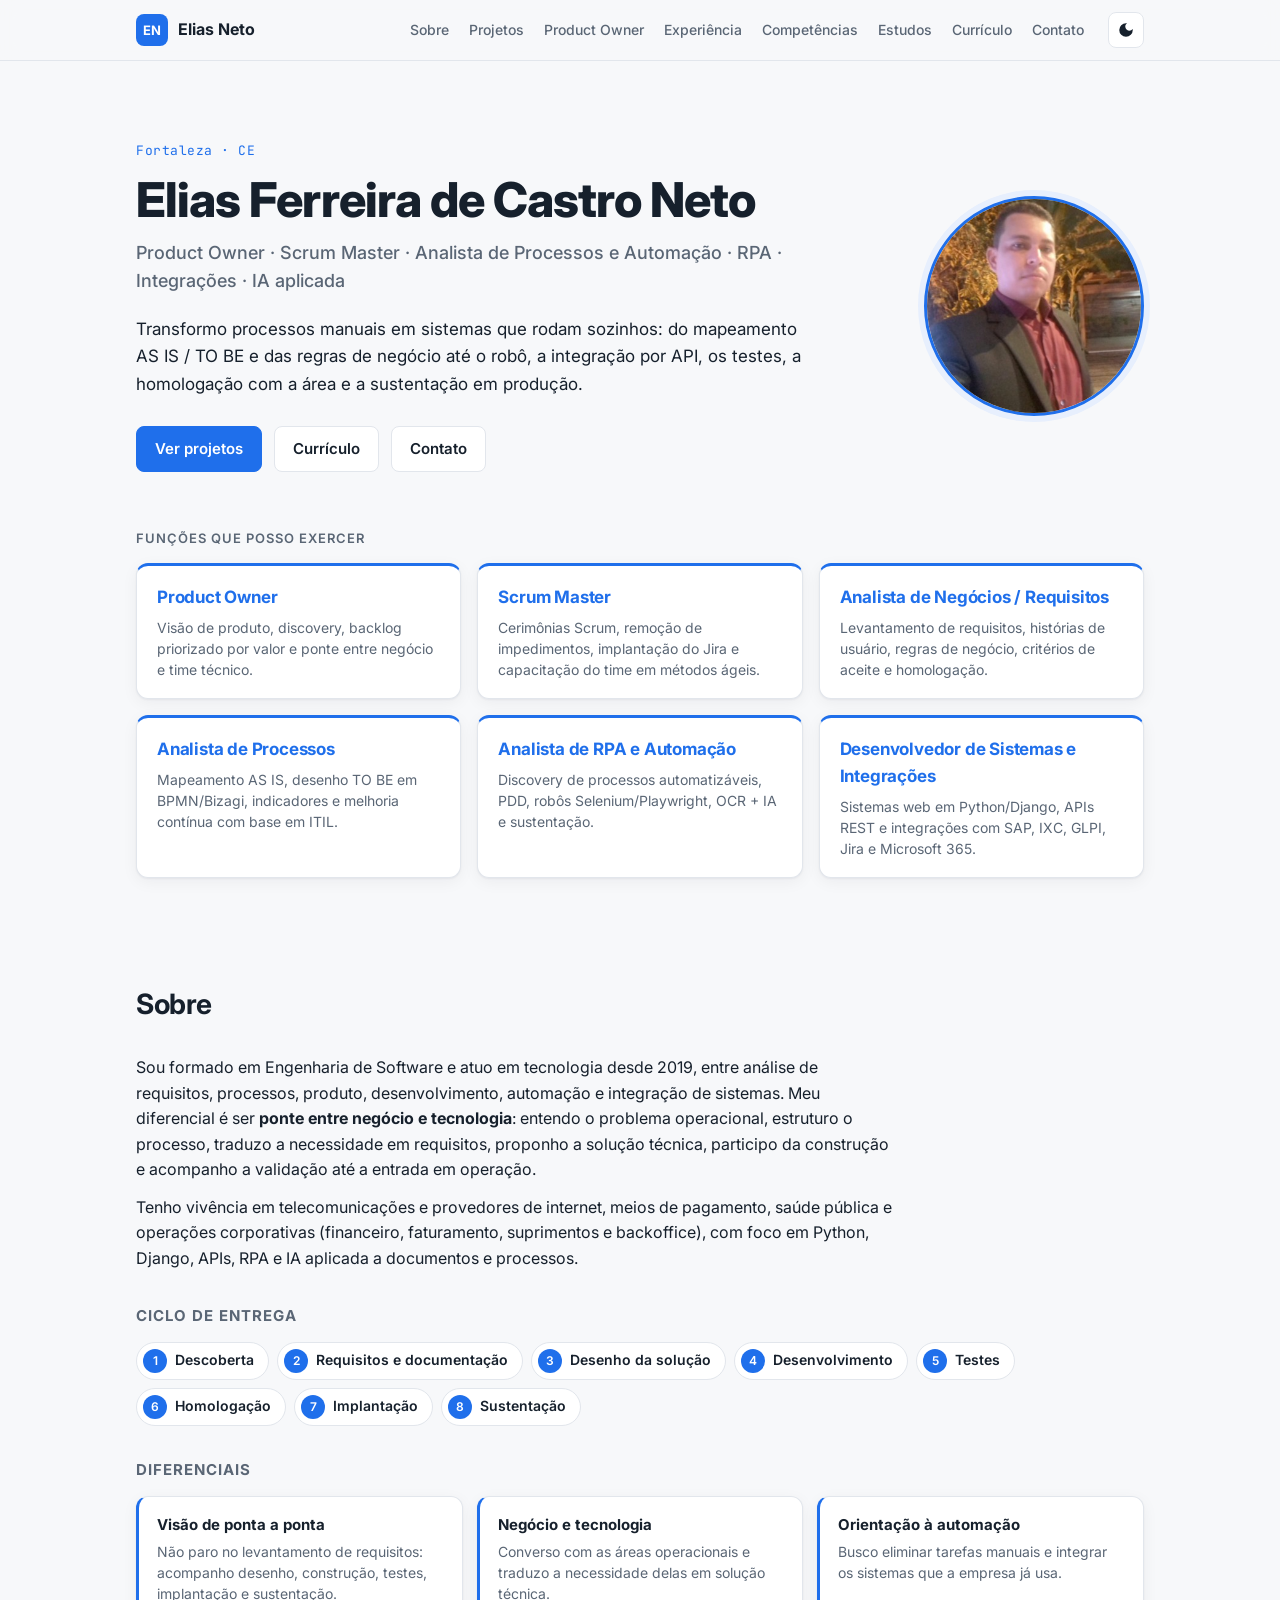
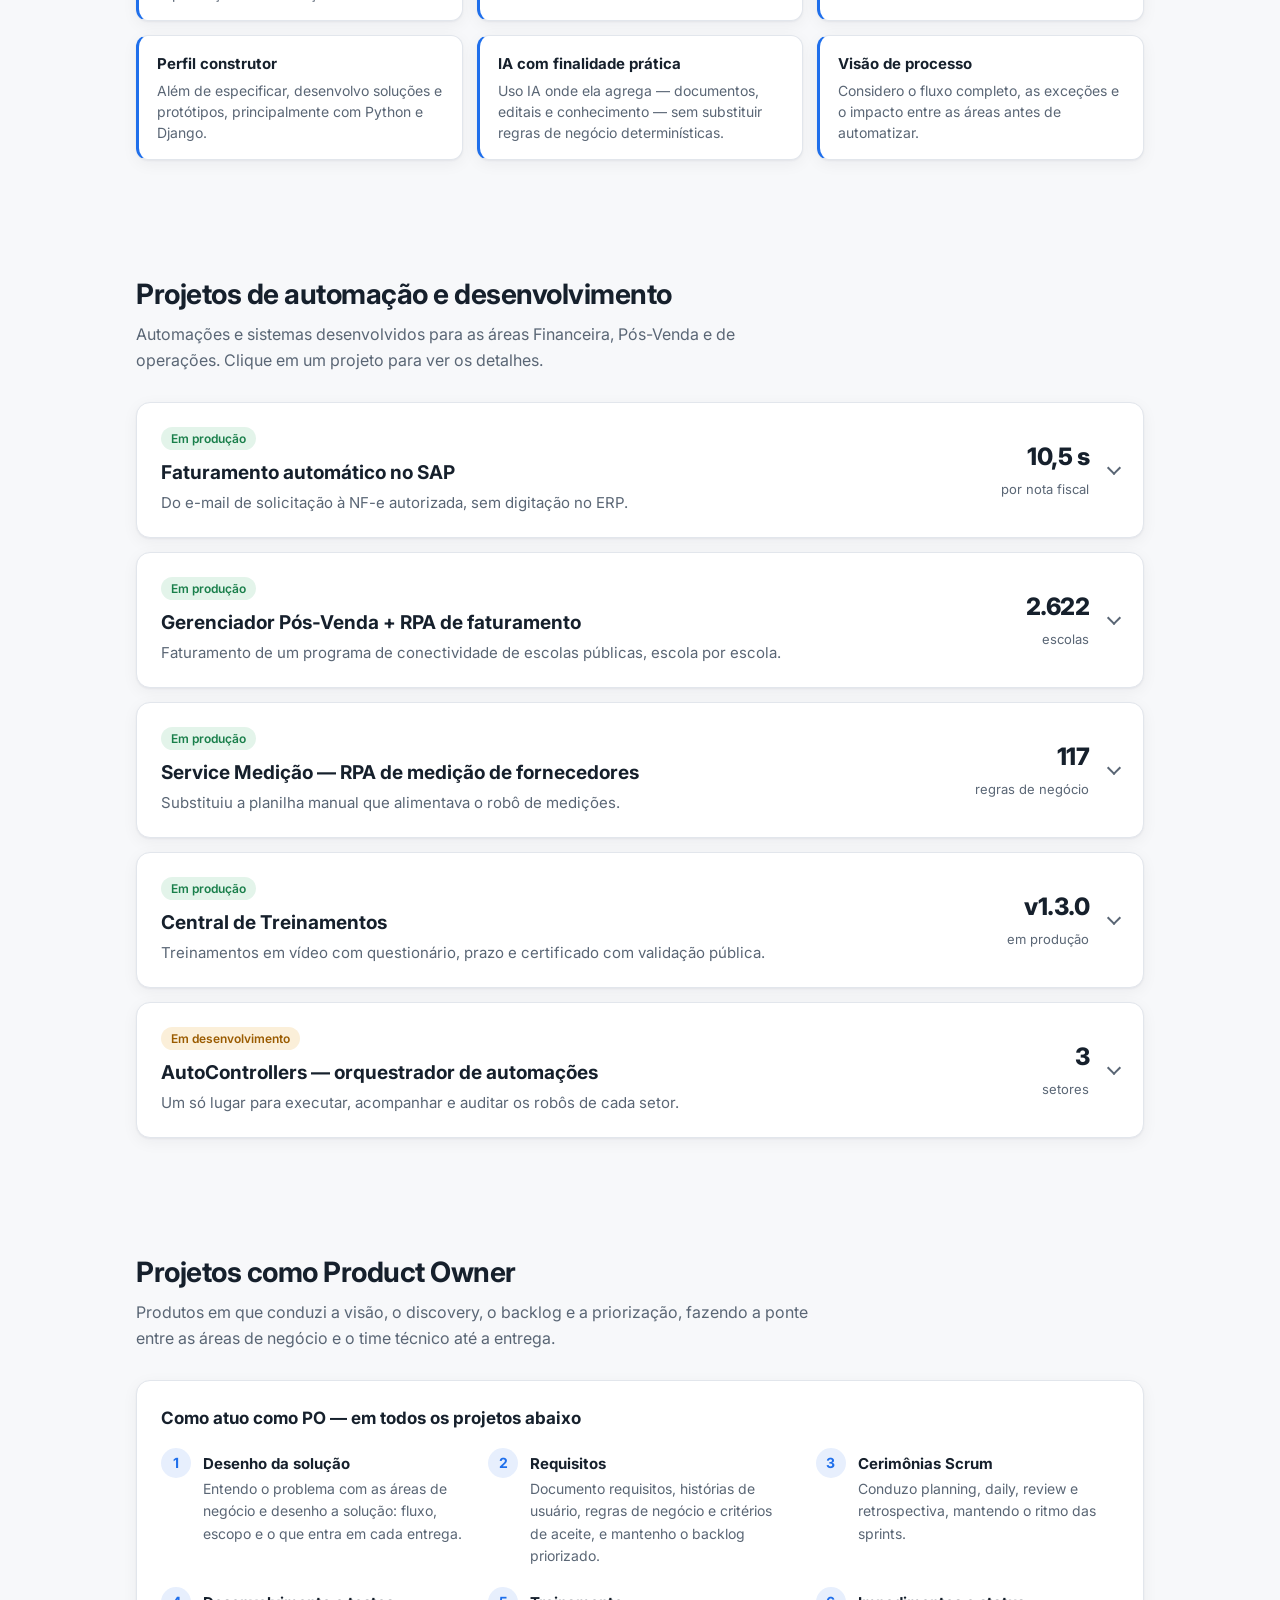
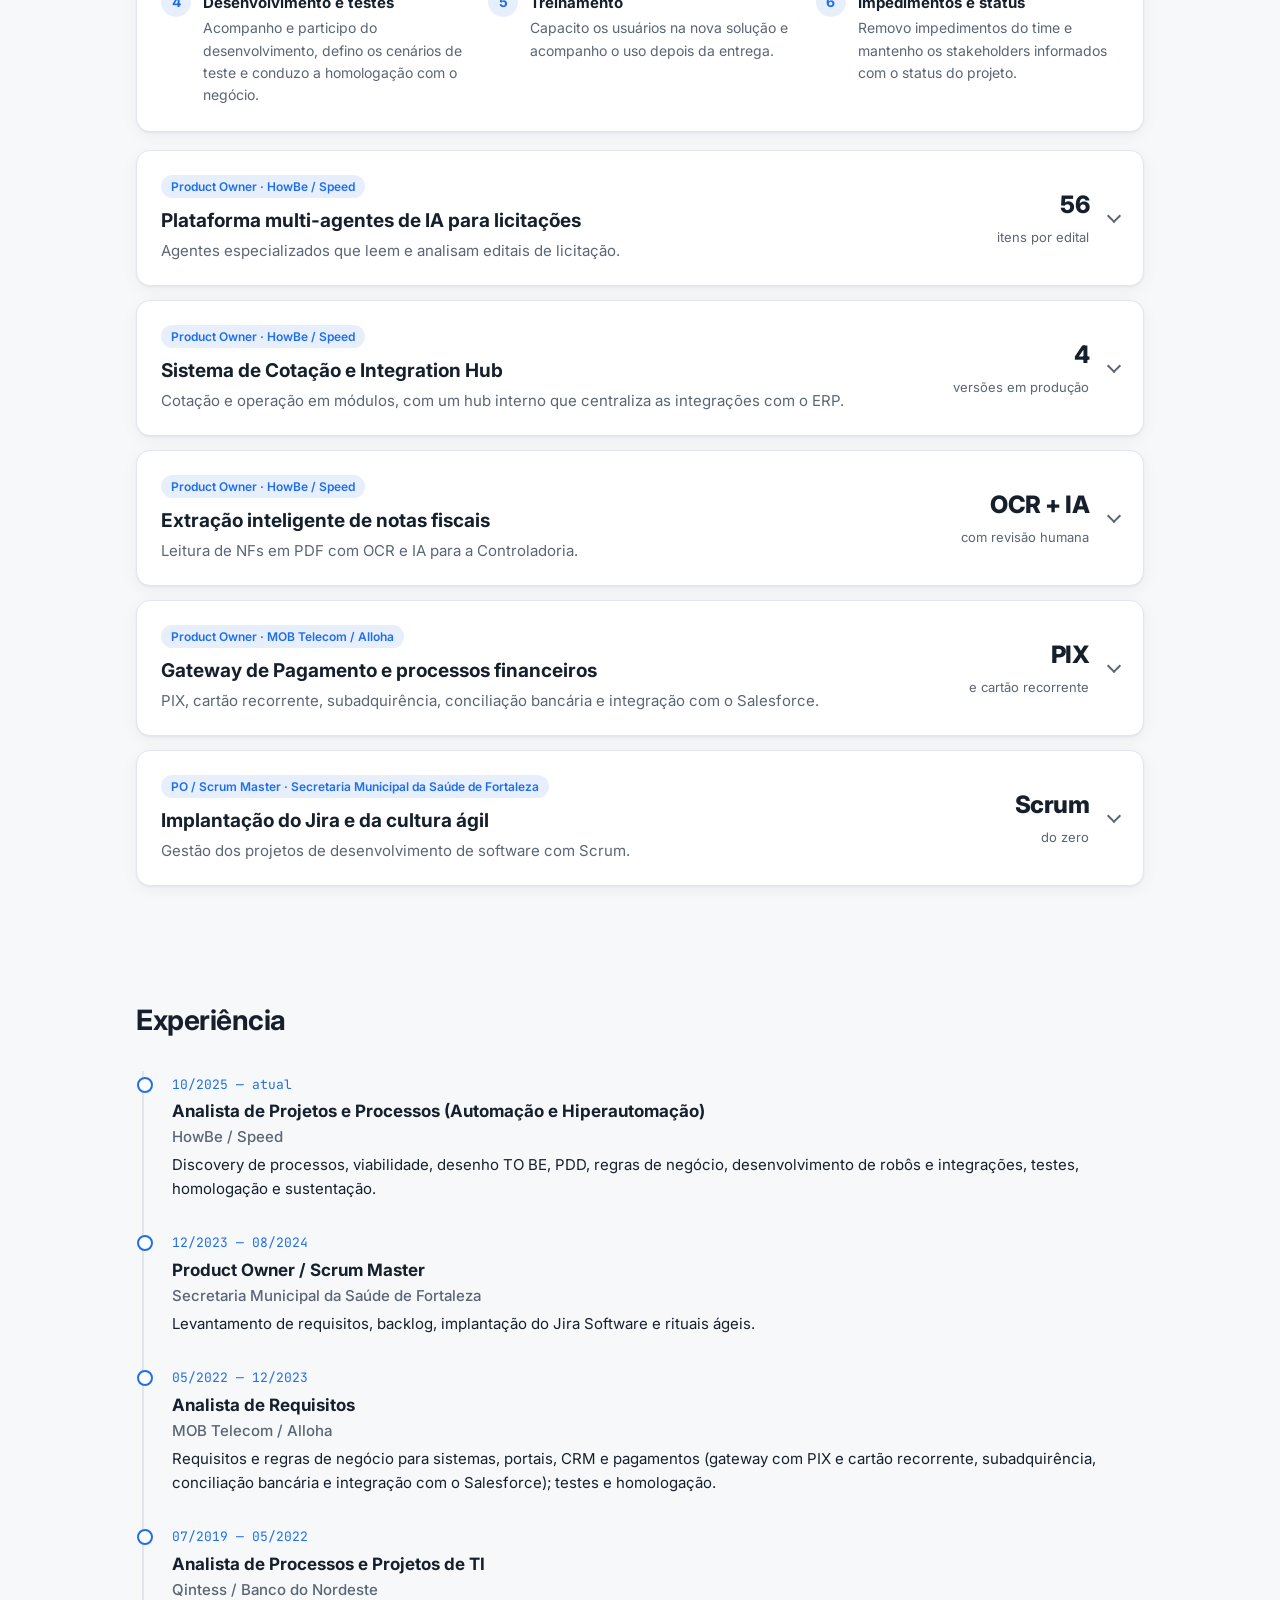
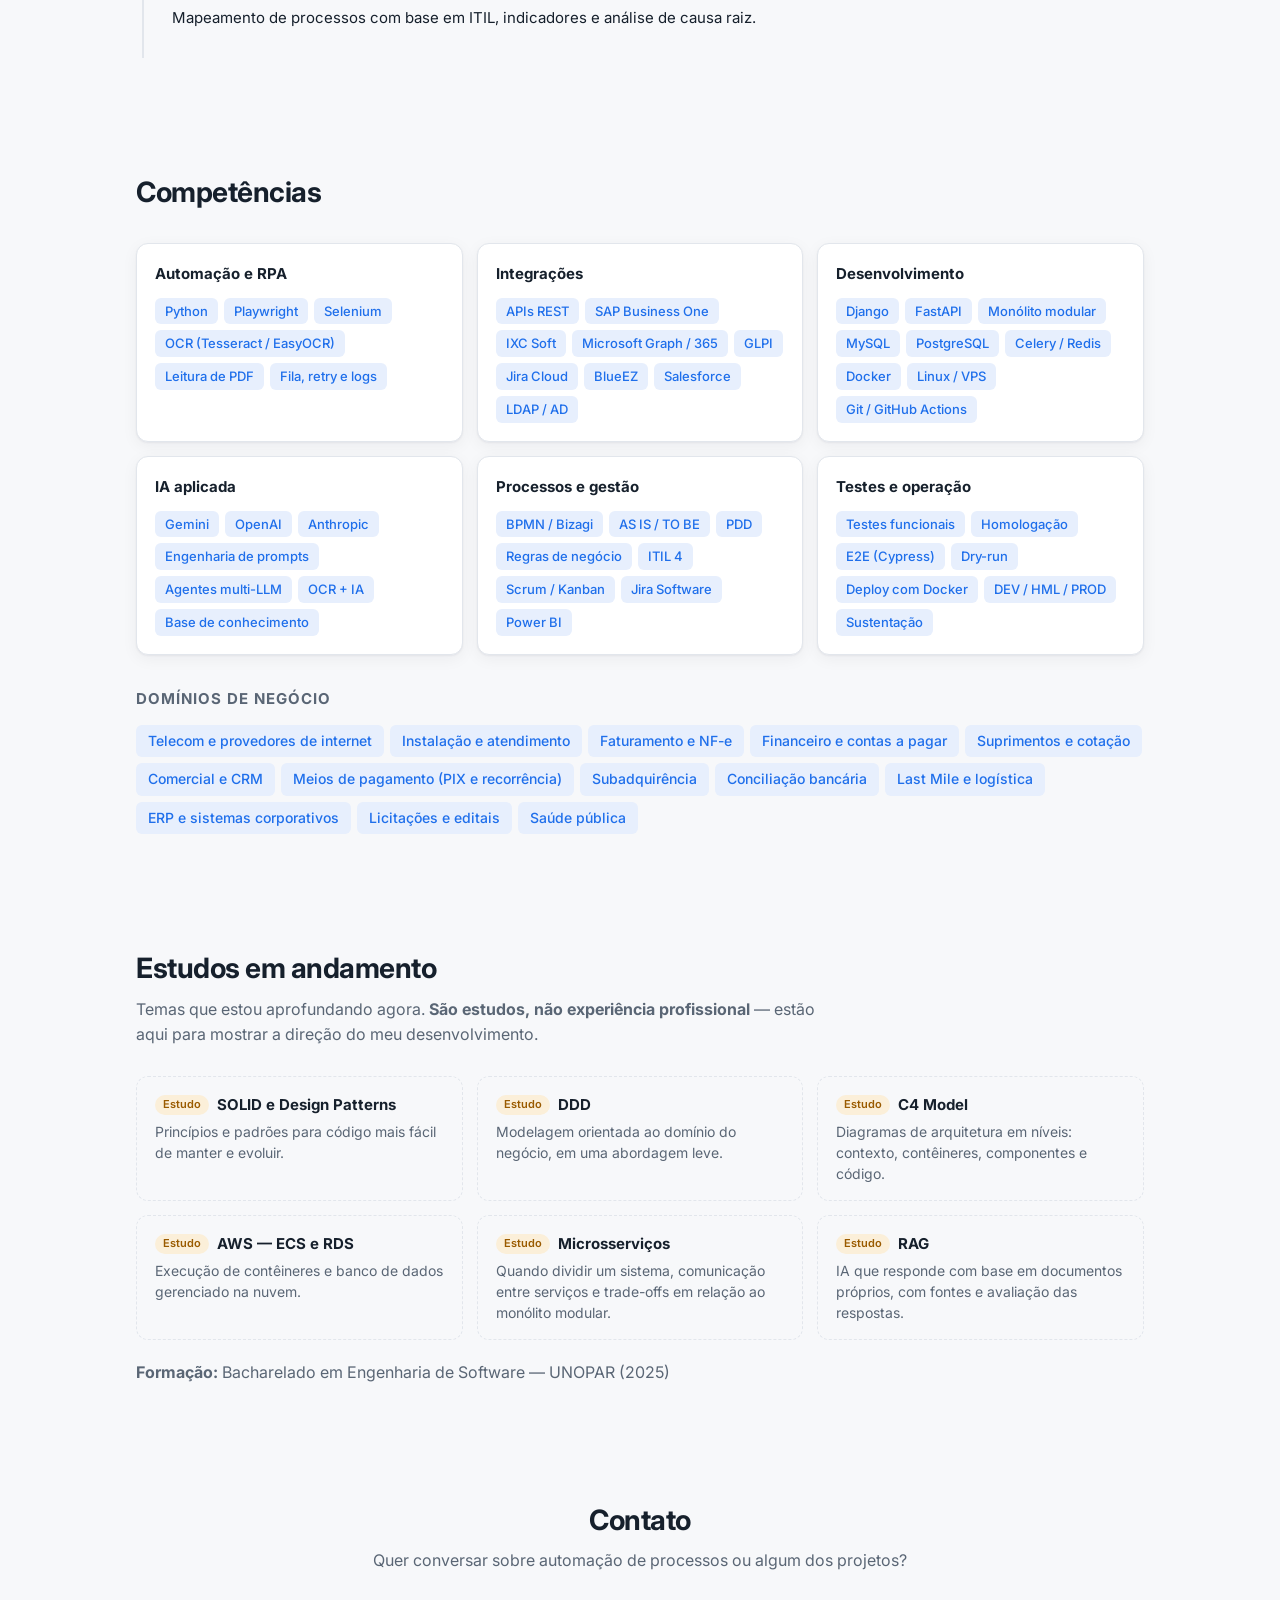
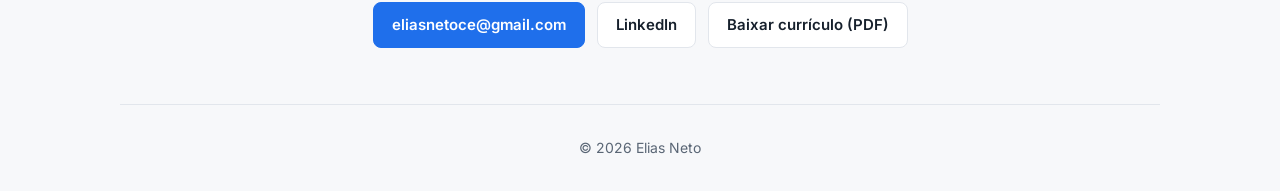
<file: index.html>
<!doctype html>
<html lang="pt-BR">
<head>
<meta charset="utf-8">
<meta name="viewport" content="width=device-width, initial-scale=1">
<title>Elias Neto — Portfólio</title>
<meta name="description" content="Portfólio de Elias Ferreira de Castro Neto: automação de processos, RPA, integrações com SAP, IXC e Microsoft 365.">
<link rel="preconnect" href="https://fonts.googleapis.com">
<link rel="preconnect" href="https://fonts.gstatic.com" crossorigin>
<link href="https://fonts.googleapis.com/css2?family=Inter:wght@400;500;600;700;800&family=JetBrains+Mono:wght@500&display=swap" rel="stylesheet">
<link rel="stylesheet" href="styles.css?v=202611171708">
</head>
<body>

<header class="topbar">
  <div class="wrap topbar-inner">
    <a href="#inicio" class="brand"><span class="brand-mark">EN</span> Elias Neto</a>
    <nav class="nav">
      <a href="#sobre">Sobre</a>
      <a href="#projetos">Projetos</a>
      <a href="#produto">Product Owner</a>
      <a href="#experiencia">Experiência</a>
      <a href="#competencias">Competências</a>
      <a href="#estudos">Estudos</a>
      <a href="curriculo.html">Currículo</a>
      <a href="#contato">Contato</a>
    </nav>
    <button class="theme-toggle" id="themeToggle" aria-label="Alternar tema claro/escuro">
      <svg viewBox="0 0 24 24" width="18" height="18" aria-hidden="true"><path fill="currentColor" d="M12 3a9 9 0 1 0 9 9c0-.46-.04-.92-.1-1.36a5.39 5.39 0 0 1-4.4 2.26 5.4 5.4 0 0 1-3.14-9.8c-.44-.06-.9-.1-1.36-.1Z"/></svg>
    </button>
  </div>
</header>

<main id="inicio">

  <section class="hero wrap">
    <div class="hero-grid">
    <div>
    <p class="eyebrow">Fortaleza · CE</p>
    <h1>Elias Ferreira de Castro Neto</h1>
    <p class="role">Product Owner · Scrum Master · Analista de Processos e Automação · RPA · Integrações · IA aplicada</p>
    <p class="lead">
      Transformo processos manuais em sistemas que rodam sozinhos: do mapeamento
      AS IS / TO BE e das regras de negócio até o robô, a integração por API,
      os testes, a homologação com a área e a sustentação em produção.
    </p>
    <div class="hero-actions">
      <a class="btn btn-primary" href="#projetos">Ver projetos</a>
      <a class="btn" href="curriculo.html">Currículo</a>
      <a class="btn" href="#contato">Contato</a>
    </div>

    </div>
    <img class="hero-photo" src="foto.jpg?v=202611171710" alt="Foto de Elias Ferreira de Castro Neto" width="348" height="348">
    </div>

    <p class="roles-label">Funções que posso exercer</p>
    <ul class="roles">
      <li>
        <h3>Product Owner</h3>
        <p>Visão de produto, discovery, backlog priorizado por valor e ponte entre negócio e time técnico.</p>
      </li>
      <li>
        <h3>Scrum Master</h3>
        <p>Cerimônias Scrum, remoção de impedimentos, implantação do Jira e capacitação do time em métodos ágeis.</p>
      </li>
      <li>
        <h3>Analista de Negócios / Requisitos</h3>
        <p>Levantamento de requisitos, histórias de usuário, regras de negócio, critérios de aceite e homologação.</p>
      </li>
      <li>
        <h3>Analista de Processos</h3>
        <p>Mapeamento AS IS, desenho TO BE em BPMN/Bizagi, indicadores e melhoria contínua com base em ITIL.</p>
      </li>
      <li>
        <h3>Analista de RPA e Automação</h3>
        <p>Discovery de processos automatizáveis, PDD, robôs Selenium/Playwright, OCR + IA e sustentação.</p>
      </li>
      <li>
        <h3>Desenvolvedor de Sistemas e Integrações</h3>
        <p>Sistemas web em Python/Django, APIs REST e integrações com SAP, IXC, GLPI, Jira e Microsoft 365.</p>
      </li>
    </ul>
  </section>

  <section id="sobre" class="section wrap">
    <div class="section-head">
      <h2>Sobre</h2>
    </div>
    <div class="about">
      <p>
        Sou formado em Engenharia de Software e atuo em tecnologia desde 2019, entre análise de requisitos,
        processos, produto, desenvolvimento, automação e integração de sistemas. Meu diferencial é ser
        <b>ponte entre negócio e tecnologia</b>: entendo o problema operacional, estruturo o processo, traduzo a
        necessidade em requisitos, proponho a solução técnica, participo da construção e acompanho a validação
        até a entrada em operação.
      </p>
      <p>
        Tenho vivência em telecomunicações e provedores de internet, meios de pagamento, saúde pública e
        operações corporativas (financeiro, faturamento, suprimentos e backoffice), com foco em Python, Django,
        APIs, RPA e IA aplicada a documentos e processos.
      </p>
    </div>

    <h3 class="sub-head">Ciclo de entrega</h3>
    <ol class="flow">
      <li>Descoberta</li>
      <li>Requisitos e documentação</li>
      <li>Desenho da solução</li>
      <li>Desenvolvimento</li>
      <li>Testes</li>
      <li>Homologação</li>
      <li>Implantação</li>
      <li>Sustentação</li>
    </ol>

    <h3 class="sub-head">Diferenciais</h3>
    <ul class="diffs">
      <li>
        <h4>Visão de ponta a ponta</h4>
        <p>Não paro no levantamento de requisitos: acompanho desenho, construção, testes, implantação e sustentação.</p>
      </li>
      <li>
        <h4>Negócio e tecnologia</h4>
        <p>Converso com as áreas operacionais e traduzo a necessidade delas em solução técnica.</p>
      </li>
      <li>
        <h4>Orientação à automação</h4>
        <p>Busco eliminar tarefas manuais e integrar os sistemas que a empresa já usa.</p>
      </li>
      <li>
        <h4>Perfil construtor</h4>
        <p>Além de especificar, desenvolvo soluções e protótipos, principalmente com Python e Django.</p>
      </li>
      <li>
        <h4>IA com finalidade prática</h4>
        <p>Uso IA onde ela agrega — documentos, editais e conhecimento — sem substituir regras de negócio determinísticas.</p>
      </li>
      <li>
        <h4>Visão de processo</h4>
        <p>Considero o fluxo completo, as exceções e o impacto entre as áreas antes de automatizar.</p>
      </li>
    </ul>
  </section>

  <section id="projetos" class="section wrap">
    <div class="section-head">
      <h2>Projetos de automação e desenvolvimento</h2>
      <p>Automações e sistemas desenvolvidos para as áreas Financeira, Pós-Venda e de operações. Clique em um projeto para ver os detalhes.</p>
    </div>

    <div class="projects">

      <article class="project">
        <button class="project-head" aria-expanded="false">
          <div class="project-title">
            <span class="tag tag-prod">Em produção</span>
            <h3>Faturamento automático no SAP</h3>
            <p>Do e-mail de solicitação à NF-e autorizada, sem digitação no ERP.</p>
          </div>
          <div class="project-metric"><strong>10,5 s</strong><span>por nota fiscal</span></div>
          <span class="chev" aria-hidden="true"></span>
        </button>
        <div class="project-body">
          <div class="cols">
            <div>
              <h4>Problema</h4>
              <p>O Financeiro lia os e-mails do Pós-Venda à mão, digitava os dados da planilha no SAP e conferia valores e produtos um a um. Erros comuns: valor diferente do pedido, CNPJ divergente, produto ou quantidade fora do pedido.</p>
              <h4>Solução</h4>
              <ul>
                <li>Leitura automática da caixa de e-mail pela <b>Microsoft Graph API</b>, com filtro por remetente e código de rastreio.</li>
                <li>Leitura da planilha anexada (uma aba = uma nota) com validação de CNPJ, município/UF e vencimento.</li>
                <li>Conferência de cada nota com o pedido de venda no <b>SAP Business One</b>: valor, cliente, produto, quantidade e preço.</li>
                <li>Emissão da NF de saída copiada da Entrega, acompanhamento da autorização da NF-e e geração do DANFE.</li>
                <li>Resposta automática ao solicitante, na mesma conversa, com os PDFs e XMLs.</li>
                <li>Perfis de acesso e log de atividades, de execuções de rotina e de chamadas HTTP.</li>
              </ul>
            </div>
            <div>
              <h4>Resultados</h4>
              <ul class="results">
                <li><b>10,5 segundos</b> por NF, com 12 chamadas ao SAP</li>
                <li>Em produção desde outubro de 2026</li>
                <li>Rastreabilidade completa de cada nota emitida</li>
              </ul>
              <h4>Tecnologias</h4>
              <ul class="stack"><li>Python</li><li>Django</li><li>MySQL</li><li>Docker</li><li>SAP B1 Service Layer</li><li>Microsoft Graph</li></ul>
            </div>
          </div>
        </div>
      </article>

      <article class="project">
        <button class="project-head" aria-expanded="false">
          <div class="project-title">
            <span class="tag tag-prod">Em produção</span>
            <h3>Gerenciador Pós-Venda + RPA de faturamento</h3>
            <p>Faturamento de um programa de conectividade de escolas públicas, escola por escola.</p>
          </div>
          <div class="project-metric"><strong>2.622</strong><span>escolas</span></div>
          <span class="chev" aria-hidden="true"></span>
        </button>
        <div class="project-body">
          <div class="cols">
            <div>
              <h4>Problema</h4>
              <p>Cada escola do programa exigia conferência do kit instalado, emissão de notas e envio de PDF e XML no portal do cliente — um trabalho repetitivo, em grande volume e sujeito a erro.</p>
              <h4>Solução</h4>
              <ul>
                <li>Sistema de pós-venda que controla o faturamento por escola (código INEP).</li>
                <li>Robô <b>Playwright</b> que opera o portal do cliente e anexa as notas fiscais.</li>
                <li>Captura das respostas do Financeiro pela <b>Microsoft Graph API</b>.</li>
                <li>Integração com o ERP <b>IXC Soft</b>.</li>
                <li>Conferência em três lados antes de cada envio: kit declarado × IXC × relatório do cliente.</li>
              </ul>
            </div>
            <div>
              <h4>Resultados</h4>
              <ul class="results">
                <li><b>2.622 escolas</b> faturadas</li>
                <li><b>~7,2 mil NFs</b> (PDF + XML) anexadas pelo robô</li>
                <li><b>153 lotes</b> de faturamento processados</li>
                <li><b>30 de 30</b> requisitos da v1 aceitos, com 18 itens além do escopo</li>
                <li>~90 regras de negócio documentadas</li>
              </ul>
              <h4>Tecnologias</h4>
              <ul class="stack"><li>Python</li><li>Django</li><li>Playwright</li><li>MySQL</li><li>Nginx</li><li>Docker</li><li>Microsoft Graph</li><li>API IXC</li></ul>
            </div>
          </div>
        </div>
      </article>

      <article class="project">
        <button class="project-head" aria-expanded="false">
          <div class="project-title">
            <span class="tag tag-prod">Em produção</span>
            <h3>Service Medição — RPA de medição de fornecedores</h3>
            <p>Substituiu a planilha manual que alimentava o robô de medições.</p>
          </div>
          <div class="project-metric"><strong>117</strong><span>regras de negócio</span></div>
          <span class="chev" aria-hidden="true"></span>
        </button>
        <div class="project-body">
          <div class="cols">
            <div>
              <h4>Problema</h4>
              <p>As medições de fornecedores eram lançadas por um robô alimentado por uma planilha de 16 colunas preenchida à mão, sem controle de fila, de erros ou de acompanhamento do chamado.</p>
              <h4>Solução</h4>
              <ul>
                <li>Cadastro centralizado de fornecedores, medições e itens medidos.</li>
                <li>Robô <b>Selenium</b> no portal BlueEZ, com fila por usuário e execução assíncrona (Celery + Redis).</li>
                <li>Credencial individual criptografada e parada automática após 5 erros seguidos.</li>
                <li>Acompanhamento automático do chamado no <b>GLPI</b>.</li>
                <li>Leitura automática de nota fiscal e boleto.</li>
                <li>Login pelo Active Directory (LDAPS) e dashboard por setor exibido nas TVs da empresa.</li>
              </ul>
            </div>
            <div>
              <h4>Resultados</h4>
              <ul class="results">
                <li>Fim do preenchimento manual da planilha de 16 colunas</li>
                <li><b>8 releases</b> entregues (v1.0 a v1.6)</li>
                <li><b>117 regras de negócio</b> documentadas</li>
                <li>Leitura de NF e boleto validada com <b>31 documentos reais</b></li>
              </ul>
              <h4>Tecnologias</h4>
              <ul class="stack"><li>Python 3.12</li><li>Django 5</li><li>DRF</li><li>Selenium</li><li>Celery</li><li>Redis</li><li>HTMX</li><li>Tailwind</li><li>MySQL</li><li>Docker</li><li>GitHub Actions</li><li>LDAP</li></ul>
            </div>
          </div>
        </div>
      </article>

      <article class="project">
        <button class="project-head" aria-expanded="false">
          <div class="project-title">
            <span class="tag tag-prod">Em produção</span>
            <h3>Central de Treinamentos</h3>
            <p>Treinamentos em vídeo com questionário, prazo e certificado com validação pública.</p>
          </div>
          <div class="project-metric"><strong>v1.3.0</strong><span>em produção</span></div>
          <span class="chev" aria-hidden="true"></span>
        </button>
        <div class="project-body">
          <div class="cols">
            <div>
              <h4>Problema</h4>
              <p>Treinamentos obrigatórios (integridade, código de conduta, segurança da informação, RH, jurídico) eram distribuídos como vídeos soltos ou apresentações, sem garantia de que o colaborador assistiu, sem avaliação de aprendizado, sem controle de prazo e sem comprovante.</p>
              <h4>Solução</h4>
              <ul>
                <li>Player dentro da ferramenta que <b>retoma de onde parou</b>, fecha o vídeo ao trocar de aba e impede adiantar além do ponto já assistido.</li>
                <li>Questionários ao final ou em pontos escolhidos do vídeo, com <b>correção no servidor</b>, nota mínima e limite de tentativas.</li>
                <li>Controle de quem vê cada treinamento (todos, grupos, equipes ou pessoas) e de quando (liberação e prazo).</li>
                <li>Áreas como Jurídico e RH administram os próprios treinamentos: vídeo, perguntas, capítulos e legendas.</li>
                <li><b>Certificados em PDF com QR code</b>, 4 modelos de layout, validade e validação pública sem login.</li>
                <li>Acompanhamento da situação de cada usuário, com exportação para Excel.</li>
                <li>Login pela rede (Active Directory), perfis de acesso e expiração de sessão por inatividade.</li>
              </ul>
            </div>
            <div>
              <h4>Resultados</h4>
              <ul class="results">
                <li>Comprovação de que o vídeo foi assistido e de que o conteúdo foi aprendido</li>
                <li>Controle de prazo e situação de cada colaborador</li>
                <li>Certificado verificável por qualquer pessoa pelo QR code</li>
              </ul>
              <h4>Tecnologias</h4>
              <ul class="stack"><li>Python</li><li>Django 5.2</li><li>MySQL</li><li>ReportLab</li><li>Gunicorn</li><li>Docker</li><li>Active Directory</li></ul>
            </div>
          </div>
        </div>
      </article>

      <article class="project">
        <button class="project-head" aria-expanded="false">
          <div class="project-title">
            <span class="tag tag-dev">Em desenvolvimento</span>
            <h3>AutoControllers — orquestrador de automações</h3>
            <p>Um só lugar para executar, acompanhar e auditar os robôs de cada setor.</p>
          </div>
          <div class="project-metric"><strong>3</strong><span>setores</span></div>
          <span class="chev" aria-hidden="true"></span>
        </button>
        <div class="project-body">
          <div class="cols">
            <div>
              <h4>Problema</h4>
              <p>Com várias automações em Python espalhadas por setores, faltava um ponto único para disparar execuções, ver o que falhou e saber quem executou o quê.</p>
              <h4>Solução</h4>
              <ul>
                <li>Catálogo de automações por setor: Comercial, Financeiro e TI.</li>
                <li>Execução manual ou por fila, com worker e retentativa.</li>
                <li>Logs de cada execução, auditoria e dashboard por grupo.</li>
                <li>API própria para integração com outros sistemas.</li>
                <li>Login pelo Active Directory.</li>
              </ul>
            </div>
            <div>
              <h4>Resultados</h4>
              <ul class="results">
                <li>Padroniza a forma de rodar e monitorar os robôs</li>
                <li>Histórico auditável de todas as execuções</li>
              </ul>
              <h4>Tecnologias</h4>
              <ul class="stack"><li>Python</li><li>Django 6</li><li>MySQL</li><li>Playwright</li><li>Docker</li><li>Active Directory</li></ul>
            </div>
          </div>
        </div>
      </article>

    </div>
  </section>

  <section id="produto" class="section wrap">
    <div class="section-head">
      <h2>Projetos como Product Owner</h2>
      <p>Produtos em que conduzi a visão, o discovery, o backlog e a priorização, fazendo a ponte entre as áreas de negócio e o time técnico até a entrega.</p>
    </div>

    <div class="po-role">
      <h3>Como atuo como PO — em todos os projetos abaixo</h3>
      <ol class="po-steps">
        <li>
          <span class="po-num">1</span>
          <h4>Desenho da solução</h4>
          <p>Entendo o problema com as áreas de negócio e desenho a solução: fluxo, escopo e o que entra em cada entrega.</p>
        </li>
        <li>
          <span class="po-num">2</span>
          <h4>Requisitos</h4>
          <p>Documento requisitos, histórias de usuário, regras de negócio e critérios de aceite, e mantenho o backlog priorizado.</p>
        </li>
        <li>
          <span class="po-num">3</span>
          <h4>Cerimônias Scrum</h4>
          <p>Conduzo planning, daily, review e retrospectiva, mantendo o ritmo das sprints.</p>
        </li>
        <li>
          <span class="po-num">4</span>
          <h4>Desenvolvimento e testes</h4>
          <p>Acompanho e participo do desenvolvimento, defino os cenários de teste e conduzo a homologação com o negócio.</p>
        </li>
        <li>
          <span class="po-num">5</span>
          <h4>Treinamento</h4>
          <p>Capacito os usuários na nova solução e acompanho o uso depois da entrega.</p>
        </li>
        <li>
          <span class="po-num">6</span>
          <h4>Impedimentos e status</h4>
          <p>Removo impedimentos do time e mantenho os stakeholders informados com o status do projeto.</p>
        </li>
      </ol>
    </div>

    <div class="projects">

      <article class="project">
        <button class="project-head" aria-expanded="false">
          <div class="project-title">
            <span class="tag tag-po">Product Owner · HowBe / Speed</span>
            <h3>Plataforma multi-agentes de IA para licitações</h3>
            <p>Agentes especializados que leem e analisam editais de licitação.</p>
          </div>
          <div class="project-metric"><strong>56</strong><span>itens por edital</span></div>
          <span class="chev" aria-hidden="true"></span>
        </button>
        <div class="project-body">
          <div class="cols">
            <div>
              <h4>Contexto</h4>
              <p>A leitura de editais era manual, longa e repetitiva, e a área Comercial precisava responder sempre o mesmo checklist para decidir se participava de uma licitação.</p>
              <h4>Meu papel</h4>
              <ul>
                <li>Defini a visão do produto e priorizei o backlog com a área Comercial.</li>
                <li>Especifiquei os agentes, cada um com prompt próprio e versionado.</li>
                <li>Direcionei a escolha de provedores de IA (Gemini, OpenAI e Anthropic) e o controle de custo por documento.</li>
                <li>Conduzi o plano de testes e a homologação com o negócio.</li>
              </ul>
            </div>
            <div>
              <h4>Resultados</h4>
              <ul class="results">
                <li>Checklist de <b>56 itens</b> respondido por edital</li>
                <li>Redução de <b>22–27%</b> no custo de tokens, sem perda de qualidade</li>
                <li>Plano de testes com <b>40 de 40</b> casos aprovados</li>
              </ul>
              <h4>Práticas</h4>
              <ul class="stack"><li>Visão de produto</li><li>Backlog</li><li>Critérios de aceite</li><li>IA generativa</li><li>Plano de testes</li></ul>
            </div>
          </div>
        </div>
      </article>

      <article class="project">
        <button class="project-head" aria-expanded="false">
          <div class="project-title">
            <span class="tag tag-po">Product Owner · HowBe / Speed</span>
            <h3>Sistema de Cotação e Integration Hub</h3>
            <p>Cotação e operação em módulos, com um hub interno que centraliza as integrações com o ERP.</p>
          </div>
          <div class="project-metric"><strong>4</strong><span>versões em produção</span></div>
          <span class="chev" aria-hidden="true"></span>
        </button>
        <div class="project-body">
          <div class="cols">
            <div>
              <h4>Contexto</h4>
              <p>Cotação e operação passavam por várias áreas e sistemas, e o status era acompanhado à mão, sem uma visão única. Cada integração com o ERP IXC era feita de um jeito, sem tratamento padronizado de falhas.</p>
              <h4>Meu papel</h4>
              <ul>
                <li>Conduzi o produto do levantamento de requisitos à implantação, priorizando as funcionalidades a cada versão.</li>
                <li>Desenhei a solução em módulos — Parceiros, Last Mile, Comercial, Financeiro, Implantação e CRM — em um sistema Django organizado por camadas.</li>
                <li>Defini o <b>Integration Hub</b> interno: integrações IXC centralizadas, fluxos síncronos e assíncronos separados, fila com reprocessamento e política de retry.</li>
                <li>Defini o retorno imediato para ações operacionais (como fechar uma O.S.), com acompanhamento do status da integração.</li>
                <li>Especifiquei as permissões por módulo e por ação.</li>
                <li>Acompanhei os testes, a homologação, o suporte e a documentação.</li>
              </ul>
            </div>
            <div>
              <h4>Resultados</h4>
              <ul class="results">
                <li><b>4 versões</b> entregues em produção</li>
                <li>Integrações com o IXC centralizadas no hub, com reprocessamento de falhas</li>
                <li>Atualização automática do status das cotações a partir do IXC</li>
                <li>Logs de integração para rastrear cada atualização</li>
              </ul>
              <h4>Práticas</h4>
              <ul class="stack"><li>Requisitos</li><li>Priorização</li><li>Arquitetura modular</li><li>Filas e retry</li><li>Integração IXC</li><li>Homologação</li></ul>
            </div>
          </div>
        </div>
      </article>

      <article class="project">
        <button class="project-head" aria-expanded="false">
          <div class="project-title">
            <span class="tag tag-po">Product Owner · HowBe / Speed</span>
            <h3>Extração inteligente de notas fiscais</h3>
            <p>Leitura de NFs em PDF com OCR e IA para a Controladoria.</p>
          </div>
          <div class="project-metric"><strong>OCR + IA</strong><span>com revisão humana</span></div>
          <span class="chev" aria-hidden="true"></span>
        </button>
        <div class="project-body">
          <div class="cols">
            <div>
              <h4>Contexto</h4>
              <p>A Controladoria digitava no ERP, uma a uma, as notas fiscais recebidas nos chamados, e conferia os valores manualmente.</p>
              <h4>Meu papel</h4>
              <ul>
                <li>Priorizei a automação e defini as regras de extração e de conferência.</li>
                <li>Defini o fluxo com revisão humana: o sistema compara o valor declarado com o extraído e sinaliza divergências.</li>
                <li>Validei com a área a planilha gerada para lançamento.</li>
              </ul>
            </div>
            <div>
              <h4>Resultados</h4>
              <ul class="results">
                <li>Fim da digitação manual das notas</li>
                <li>Divergências de valor sinalizadas automaticamente</li>
                <li>Separação automática entre boleto e nota fiscal</li>
              </ul>
              <h4>Práticas</h4>
              <ul class="stack"><li>Discovery</li><li>Regras de negócio</li><li>OCR</li><li>IA generativa</li></ul>
            </div>
          </div>
        </div>
      </article>

      <article class="project">
        <button class="project-head" aria-expanded="false">
          <div class="project-title">
            <span class="tag tag-po">Product Owner · MOB Telecom / Alloha</span>
            <h3>Gateway de Pagamento e processos financeiros</h3>
            <p>PIX, cartão recorrente, subadquirência, conciliação bancária e integração com o Salesforce.</p>
          </div>
          <div class="project-metric"><strong>PIX</strong><span>e cartão recorrente</span></div>
          <span class="chev" aria-hidden="true"></span>
        </button>
        <div class="project-body">
          <div class="cols">
            <div>
              <h4>Contexto</h4>
              <p>A operadora precisava oferecer novas formas de pagamento aos clientes, integrar parceiros de pagamento aos sistemas existentes e dar mais controle aos processos financeiros.</p>
              <h4>Meu papel</h4>
              <ul>
                <li>Atuei como Product Owner do projeto, alinhando negócio, parceiros e desenvolvimento.</li>
                <li>Escrevi requisitos, histórias de usuário, fluxos e regras de negócio.</li>
                <li>Defini e executei os cenários de teste e conduzi a homologação com as áreas de negócio.</li>
              </ul>
            </div>
            <div>
              <h4>Entregas</h4>
              <ul class="results">
                <li>Pagamento via <b>PIX</b></li>
                <li>Pagamento <b>recorrente em cartão</b></li>
                <li><b>Subadquirência</b></li>
                <li><b>Conciliação bancária</b></li>
                <li>Integração das <b>bases de clientes em atraso</b> com o Salesforce</li>
              </ul>
              <h4>Práticas</h4>
              <ul class="stack"><li>Scrum</li><li>Histórias de usuário</li><li>Jira</li><li>Homologação</li><li>Gestão de parceiros</li><li>Salesforce</li></ul>
            </div>
          </div>
        </div>
      </article>

      <article class="project">
        <button class="project-head" aria-expanded="false">
          <div class="project-title">
            <span class="tag tag-po">PO / Scrum Master · Secretaria Municipal da Saúde de Fortaleza</span>
            <h3>Implantação do Jira e da cultura ágil</h3>
            <p>Gestão dos projetos de desenvolvimento de software com Scrum.</p>
          </div>
          <div class="project-metric"><strong>Scrum</strong><span>do zero</span></div>
          <span class="chev" aria-hidden="true"></span>
        </button>
        <div class="project-body">
          <div class="cols">
            <div>
              <h4>Contexto</h4>
              <p>Os projetos de desenvolvimento de software não tinham uma ferramenta nem um processo comum de planejamento e acompanhamento.</p>
              <h4>Meu papel</h4>
              <ul>
                <li>Implantei o Jira Software, com boards, fluxos de trabalho e rituais ágeis.</li>
                <li>Treinei a equipe e os stakeholders em Scrum e priorização orientada a valor.</li>
                <li>Conduzi o discovery com as áreas de negócio e mantive o backlog priorizado.</li>
                <li>Acompanhei os projetos do início ao fim: prazos, impedimentos, validações e entregas.</li>
              </ul>
            </div>
            <div>
              <h4>Entregas</h4>
              <ul class="results">
                <li>Jira Software implantado e em uso</li>
                <li>Equipe capacitada em Scrum</li>
                <li>Backlog único e priorizado dos projetos</li>
              </ul>
              <h4>Práticas</h4>
              <ul class="stack"><li>Scrum</li><li>Jira Software</li><li>Backlog</li><li>Facilitação</li><li>Capacitação</li></ul>
            </div>
          </div>
        </div>
      </article>

    </div>
  </section>

  <section id="experiencia" class="section wrap">
    <div class="section-head"><h2>Experiência</h2></div>
    <ol class="timeline">
      <li>
        <span class="when">10/2025 — atual</span>
        <h3>Analista de Projetos e Processos (Automação e Hiperautomação)</h3>
        <p class="where">HowBe / Speed</p>
        <p>Discovery de processos, viabilidade, desenho TO BE, PDD, regras de negócio, desenvolvimento de robôs e integrações, testes, homologação e sustentação.</p>
      </li>
      <li>
        <span class="when">12/2023 — 08/2024</span>
        <h3>Product Owner / Scrum Master</h3>
        <p class="where">Secretaria Municipal da Saúde de Fortaleza</p>
        <p>Levantamento de requisitos, backlog, implantação do Jira Software e rituais ágeis.</p>
      </li>
      <li>
        <span class="when">05/2022 — 12/2023</span>
        <h3>Analista de Requisitos</h3>
        <p class="where">MOB Telecom / Alloha</p>
        <p>Requisitos e regras de negócio para sistemas, portais, CRM e pagamentos (gateway com PIX e cartão recorrente, subadquirência, conciliação bancária e integração com o Salesforce); testes e homologação.</p>
      </li>
      <li>
        <span class="when">07/2019 — 05/2022</span>
        <h3>Analista de Processos e Projetos de TI</h3>
        <p class="where">Qintess / Banco do Nordeste</p>
        <p>Mapeamento de processos com base em ITIL, indicadores e análise de causa raiz.</p>
      </li>
    </ol>
  </section>

  <section id="competencias" class="section wrap">
    <div class="section-head"><h2>Competências</h2></div>
    <div class="skills skills-6">
      <div class="skill-card">
        <h3>Automação e RPA</h3>
        <ul class="stack"><li>Python</li><li>Playwright</li><li>Selenium</li><li>OCR (Tesseract / EasyOCR)</li><li>Leitura de PDF</li><li>Fila, retry e logs</li></ul>
      </div>
      <div class="skill-card">
        <h3>Integrações</h3>
        <ul class="stack"><li>APIs REST</li><li>SAP Business One</li><li>IXC Soft</li><li>Microsoft Graph / 365</li><li>GLPI</li><li>Jira Cloud</li><li>BlueEZ</li><li>Salesforce</li><li>LDAP / AD</li></ul>
      </div>
      <div class="skill-card">
        <h3>Desenvolvimento</h3>
        <ul class="stack"><li>Django</li><li>FastAPI</li><li>Monólito modular</li><li>MySQL</li><li>PostgreSQL</li><li>Celery / Redis</li><li>Docker</li><li>Linux / VPS</li><li>Git / GitHub Actions</li></ul>
      </div>
      <div class="skill-card">
        <h3>IA aplicada</h3>
        <ul class="stack"><li>Gemini</li><li>OpenAI</li><li>Anthropic</li><li>Engenharia de prompts</li><li>Agentes multi-LLM</li><li>OCR + IA</li><li>Base de conhecimento</li></ul>
      </div>
      <div class="skill-card">
        <h3>Processos e gestão</h3>
        <ul class="stack"><li>BPMN / Bizagi</li><li>AS IS / TO BE</li><li>PDD</li><li>Regras de negócio</li><li>ITIL 4</li><li>Scrum / Kanban</li><li>Jira Software</li><li>Power BI</li></ul>
      </div>
      <div class="skill-card">
        <h3>Testes e operação</h3>
        <ul class="stack"><li>Testes funcionais</li><li>Homologação</li><li>E2E (Cypress)</li><li>Dry-run</li><li>Deploy com Docker</li><li>DEV / HML / PROD</li><li>Sustentação</li></ul>
      </div>
    </div>

    <h3 class="sub-head">Domínios de negócio</h3>
    <ul class="stack domains">
      <li>Telecom e provedores de internet</li><li>Instalação e atendimento</li><li>Faturamento e NF-e</li>
      <li>Financeiro e contas a pagar</li><li>Suprimentos e cotação</li><li>Comercial e CRM</li>
      <li>Meios de pagamento (PIX e recorrência)</li><li>Subadquirência</li><li>Conciliação bancária</li>
      <li>Last Mile e logística</li><li>ERP e sistemas corporativos</li>
      <li>Licitações e editais</li><li>Saúde pública</li>
    </ul>
  </section>

  <section id="estudos" class="section wrap">
    <div class="section-head">
      <h2>Estudos em andamento</h2>
      <p>Temas que estou aprofundando agora. <b>São estudos, não experiência profissional</b> — estão aqui para mostrar a direção do meu desenvolvimento.</p>
    </div>
    <ul class="studies">
      <li><h3>SOLID e Design Patterns</h3><p>Princípios e padrões para código mais fácil de manter e evoluir.</p></li>
      <li><h3>DDD</h3><p>Modelagem orientada ao domínio do negócio, em uma abordagem leve.</p></li>
      <li><h3>C4 Model</h3><p>Diagramas de arquitetura em níveis: contexto, contêineres, componentes e código.</p></li>
      <li><h3>AWS — ECS e RDS</h3><p>Execução de contêineres e banco de dados gerenciado na nuvem.</p></li>
      <li><h3>Microsserviços</h3><p>Quando dividir um sistema, comunicação entre serviços e trade-offs em relação ao monólito modular.</p></li>
      <li><h3>RAG</h3><p>IA que responde com base em documentos próprios, com fontes e avaliação das respostas.</p></li>
    </ul>
    <p class="edu"><b>Formação:</b> Bacharelado em Engenharia de Software — UNOPAR (2025)</p>
  </section>

  <section id="contato" class="section wrap contact">
    <h2>Contato</h2>
    <p>Quer conversar sobre automação de processos ou algum dos projetos?</p>
    <div class="hero-actions">
      <a class="btn btn-primary" href="mailto:eliasnetoce@gmail.com">eliasnetoce@gmail.com</a>
      <a class="btn" href="https://www.linkedin.com/in/elias-ferreira-981a22160" target="_blank" rel="noopener">LinkedIn</a>
      <a class="btn" href="curriculo.pdf" download>Baixar currículo (PDF)</a>
    </div>
  </section>

</main>

<footer class="footer wrap">
  <p>© <span id="ano"></span> Elias Neto</p>
</footer>

<script src="script.js?v=202611171708"></script>
</body>
</html>
</file>
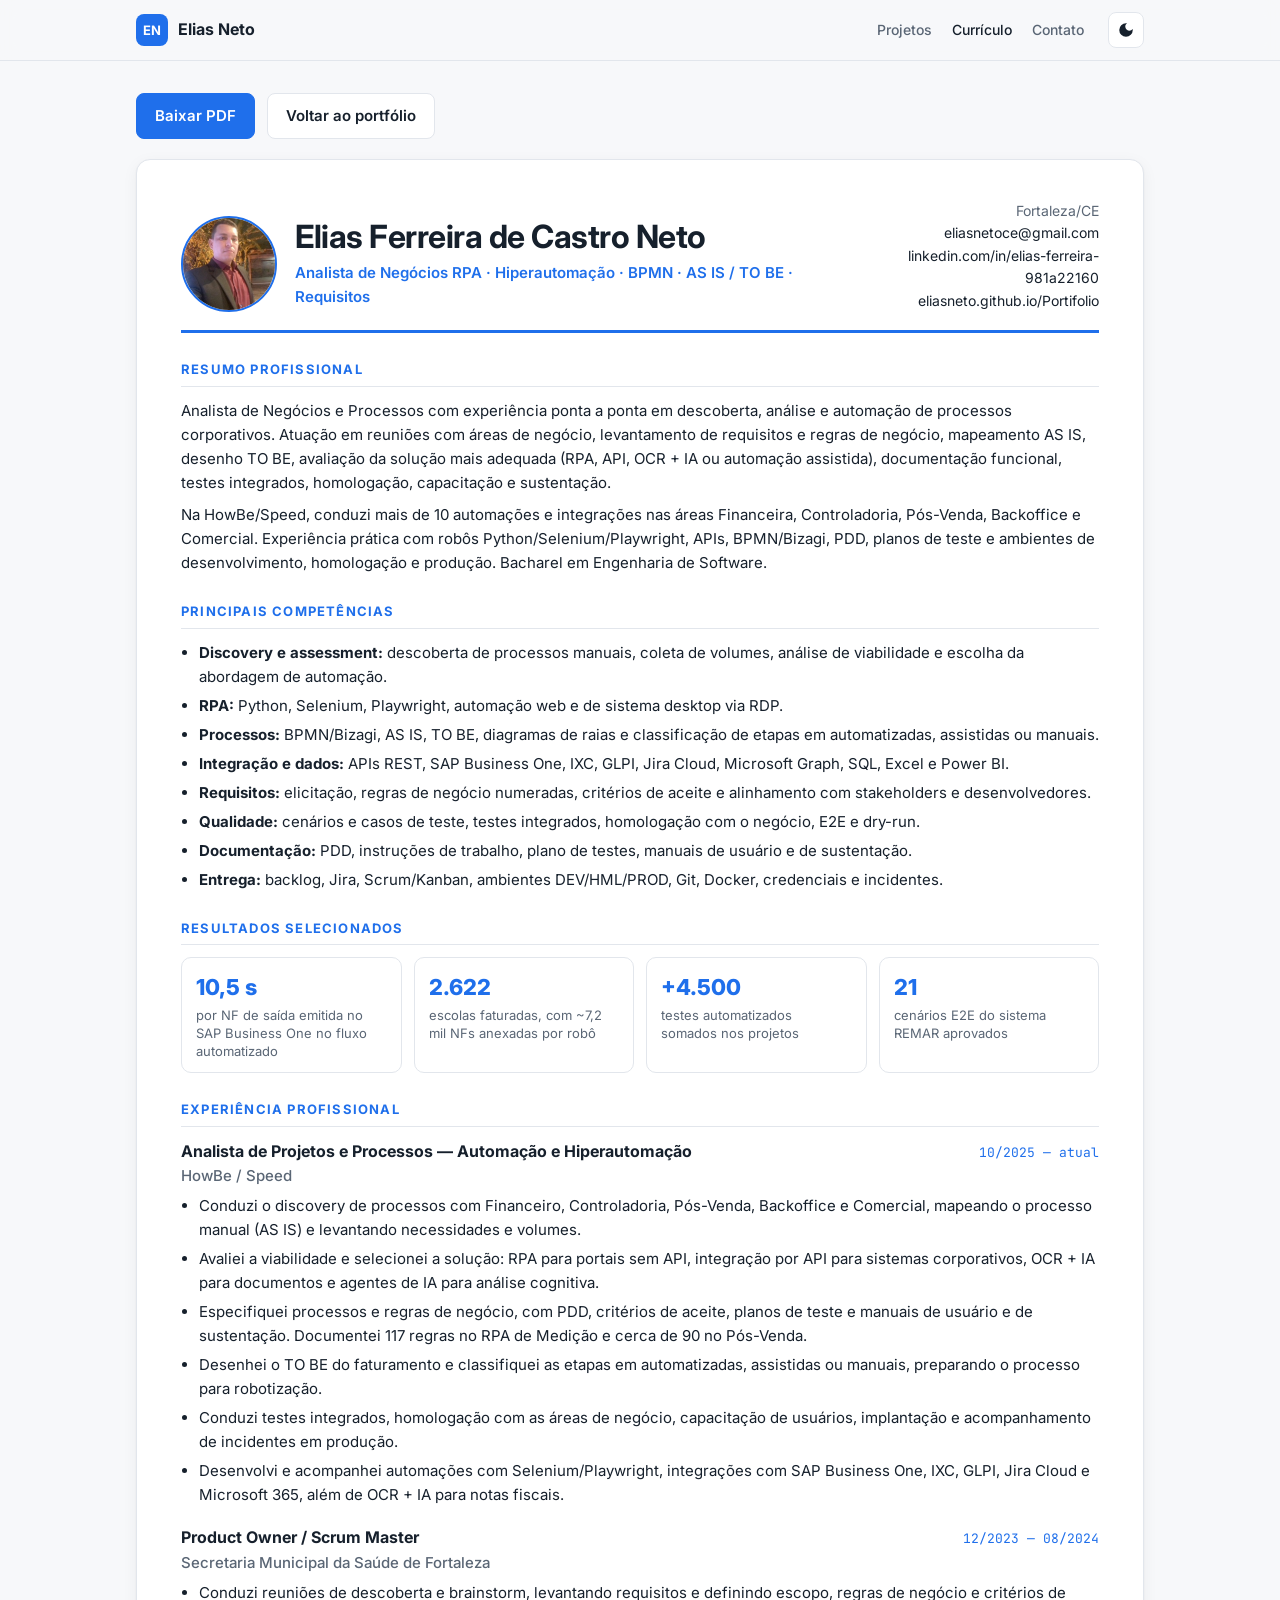
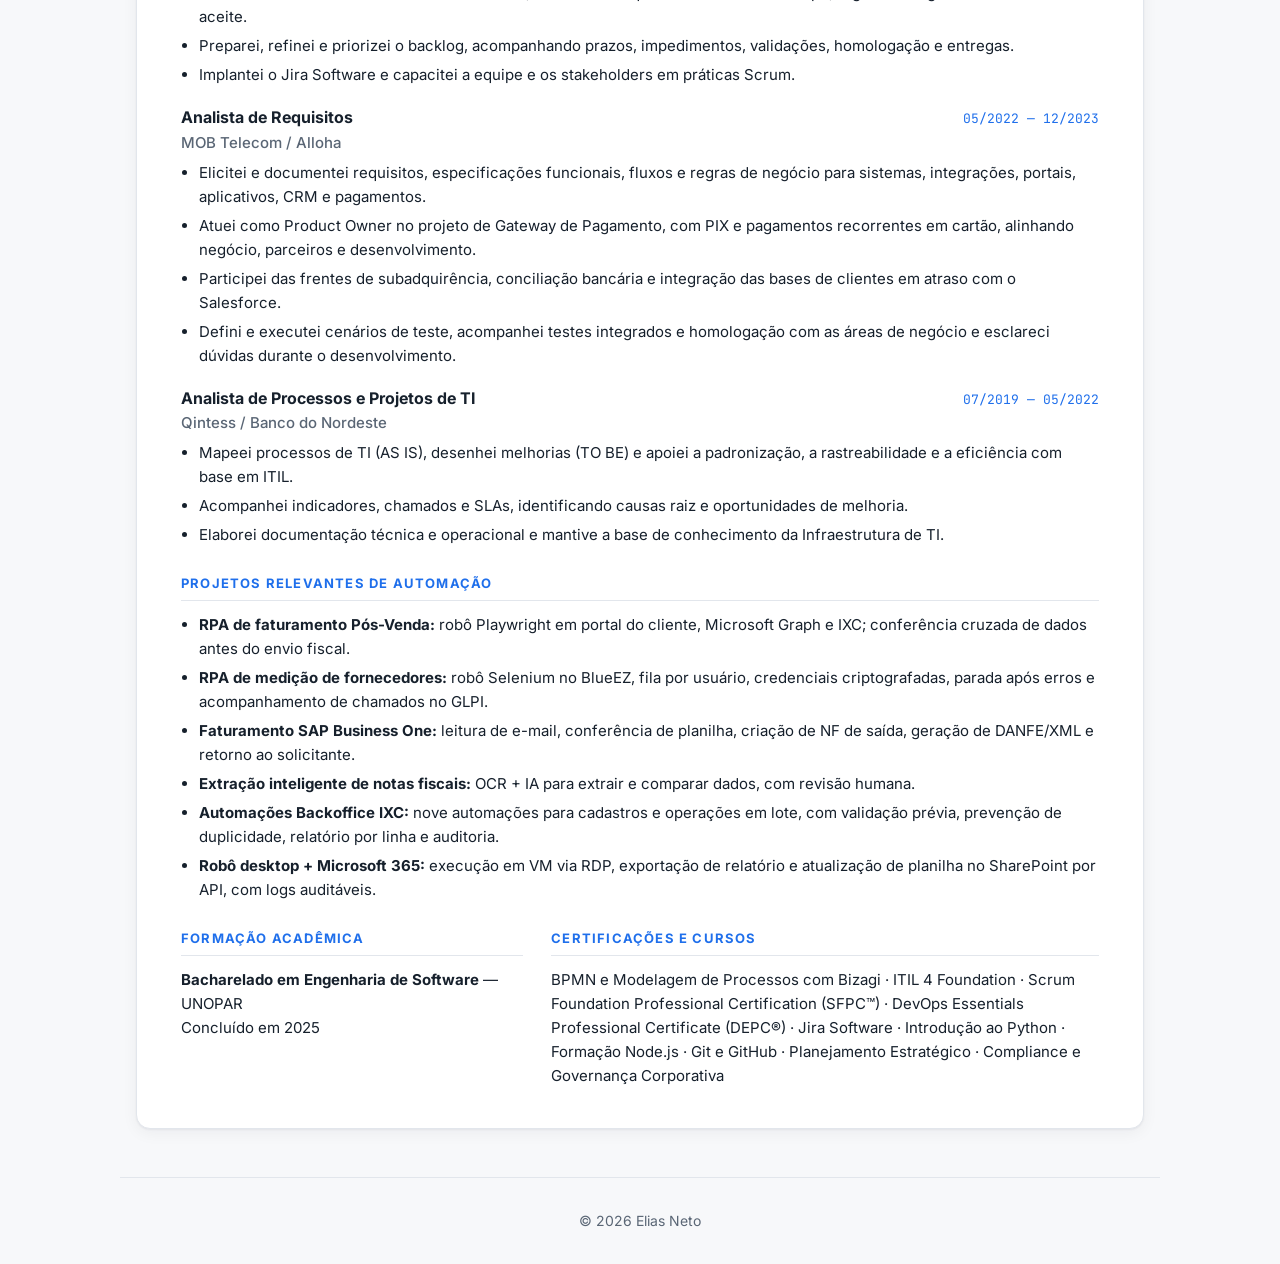
<file: curriculo.html>
<!doctype html>
<html lang="pt-BR">
<head>
<meta charset="utf-8">
<meta name="viewport" content="width=device-width, initial-scale=1">
<title>Currículo — Elias Neto</title>
<meta name="description" content="Currículo de Elias Ferreira de Castro Neto, Analista de Negócios RPA e Hiperautomação.">
<link rel="preconnect" href="https://fonts.googleapis.com">
<link rel="preconnect" href="https://fonts.gstatic.com" crossorigin>
<link href="https://fonts.googleapis.com/css2?family=Inter:wght@400;500;600;700;800&family=JetBrains+Mono:wght@500&display=swap" rel="stylesheet">
<link rel="stylesheet" href="styles.css?v=202611171708">
<link rel="stylesheet" href="curriculo.css?v=202611171708">
</head>
<body>

<header class="topbar">
  <div class="wrap topbar-inner">
    <a href="index.html" class="brand"><span class="brand-mark">EN</span> Elias Neto</a>
    <nav class="nav">
      <a href="index.html#projetos">Projetos</a>
      <a href="curriculo.html" aria-current="page">Currículo</a>
      <a href="index.html#contato">Contato</a>
    </nav>
    <button class="theme-toggle" id="themeToggle" aria-label="Alternar tema claro/escuro">
      <svg viewBox="0 0 24 24" width="18" height="18" aria-hidden="true"><path fill="currentColor" d="M12 3a9 9 0 1 0 9 9c0-.46-.04-.92-.1-1.36a5.39 5.39 0 0 1-4.4 2.26 5.4 5.4 0 0 1-3.14-9.8c-.44-.06-.9-.1-1.36-.1Z"/></svg>
    </button>
  </div>
</header>

<main class="wrap cv">

  <div class="cv-actions">
    <a class="btn btn-primary" href="curriculo.pdf" download>Baixar PDF</a>
    <a class="btn" href="index.html">Voltar ao portfólio</a>
  </div>

  <article class="cv-sheet">

    <header class="cv-header">
      <div class="cv-header-left">
        <img class="cv-photo" src="foto.jpg?v=202611171710" alt="Foto de Elias Ferreira de Castro Neto">
        <div>
          <h1>Elias Ferreira de Castro Neto</h1>
          <p class="cv-role">Analista de Negócios RPA · Hiperautomação · BPMN · AS IS / TO BE · Requisitos</p>
        </div>
      </div>
      <ul class="cv-contact">
        <li>Fortaleza/CE</li>
        <li><a href="mailto:eliasnetoce@gmail.com">eliasnetoce@gmail.com</a></li>
        <li><a href="https://www.linkedin.com/in/elias-ferreira-981a22160" target="_blank" rel="noopener">linkedin.com/in/elias-ferreira-981a22160</a></li>
        <li><a href="https://eliasneto.github.io/Portifolio/">eliasneto.github.io/Portifolio</a></li>
      </ul>
    </header>

    <section>
      <h2>Resumo profissional</h2>
      <p>Analista de Negócios e Processos com experiência ponta a ponta em descoberta, análise e automação de processos corporativos. Atuação em reuniões com áreas de negócio, levantamento de requisitos e regras de negócio, mapeamento AS IS, desenho TO BE, avaliação da solução mais adequada (RPA, API, OCR + IA ou automação assistida), documentação funcional, testes integrados, homologação, capacitação e sustentação.</p>
      <p>Na HowBe/Speed, conduzi mais de 10 automações e integrações nas áreas Financeira, Controladoria, Pós-Venda, Backoffice e Comercial. Experiência prática com robôs Python/Selenium/Playwright, APIs, BPMN/Bizagi, PDD, planos de teste e ambientes de desenvolvimento, homologação e produção. Bacharel em Engenharia de Software.</p>
    </section>

    <section>
      <h2>Principais competências</h2>
      <ul class="cv-list">
        <li><b>Discovery e assessment:</b> descoberta de processos manuais, coleta de volumes, análise de viabilidade e escolha da abordagem de automação.</li>
        <li><b>RPA:</b> Python, Selenium, Playwright, automação web e de sistema desktop via RDP.</li>
        <li><b>Processos:</b> BPMN/Bizagi, AS IS, TO BE, diagramas de raias e classificação de etapas em automatizadas, assistidas ou manuais.</li>
        <li><b>Integração e dados:</b> APIs REST, SAP Business One, IXC, GLPI, Jira Cloud, Microsoft Graph, SQL, Excel e Power BI.</li>
        <li><b>Requisitos:</b> elicitação, regras de negócio numeradas, critérios de aceite e alinhamento com stakeholders e desenvolvedores.</li>
        <li><b>Qualidade:</b> cenários e casos de teste, testes integrados, homologação com o negócio, E2E e dry-run.</li>
        <li><b>Documentação:</b> PDD, instruções de trabalho, plano de testes, manuais de usuário e de sustentação.</li>
        <li><b>Entrega:</b> backlog, Jira, Scrum/Kanban, ambientes DEV/HML/PROD, Git, Docker, credenciais e incidentes.</li>
      </ul>
    </section>

    <section>
      <h2>Resultados selecionados</h2>
      <ul class="cv-results">
        <li><strong>10,5 s</strong><span>por NF de saída emitida no SAP Business One no fluxo automatizado</span></li>
        <li><strong>2.622</strong><span>escolas faturadas, com ~7,2 mil NFs anexadas por robô</span></li>
        <li><strong>+4.500</strong><span>testes automatizados somados nos projetos</span></li>
        <li><strong>21</strong><span>cenários E2E do sistema REMAR aprovados</span></li>
      </ul>
    </section>

    <section>
      <h2>Experiência profissional</h2>

      <div class="cv-job">
        <div class="cv-job-head">
          <h3>Analista de Projetos e Processos — Automação e Hiperautomação</h3>
          <span class="when">10/2025 — atual</span>
        </div>
        <p class="where">HowBe / Speed</p>
        <ul class="cv-list">
          <li>Conduzi o discovery de processos com Financeiro, Controladoria, Pós-Venda, Backoffice e Comercial, mapeando o processo manual (AS IS) e levantando necessidades e volumes.</li>
          <li>Avaliei a viabilidade e selecionei a solução: RPA para portais sem API, integração por API para sistemas corporativos, OCR + IA para documentos e agentes de IA para análise cognitiva.</li>
          <li>Especifiquei processos e regras de negócio, com PDD, critérios de aceite, planos de teste e manuais de usuário e de sustentação. Documentei 117 regras no RPA de Medição e cerca de 90 no Pós-Venda.</li>
          <li>Desenhei o TO BE do faturamento e classifiquei as etapas em automatizadas, assistidas ou manuais, preparando o processo para robotização.</li>
          <li>Conduzi testes integrados, homologação com as áreas de negócio, capacitação de usuários, implantação e acompanhamento de incidentes em produção.</li>
          <li>Desenvolvi e acompanhei automações com Selenium/Playwright, integrações com SAP Business One, IXC, GLPI, Jira Cloud e Microsoft 365, além de OCR + IA para notas fiscais.</li>
        </ul>
      </div>

      <div class="cv-job">
        <div class="cv-job-head">
          <h3>Product Owner / Scrum Master</h3>
          <span class="when">12/2023 — 08/2024</span>
        </div>
        <p class="where">Secretaria Municipal da Saúde de Fortaleza</p>
        <ul class="cv-list">
          <li>Conduzi reuniões de descoberta e brainstorm, levantando requisitos e definindo escopo, regras de negócio e critérios de aceite.</li>
          <li>Preparei, refinei e priorizei o backlog, acompanhando prazos, impedimentos, validações, homologação e entregas.</li>
          <li>Implantei o Jira Software e capacitei a equipe e os stakeholders em práticas Scrum.</li>
        </ul>
      </div>

      <div class="cv-job">
        <div class="cv-job-head">
          <h3>Analista de Requisitos</h3>
          <span class="when">05/2022 — 12/2023</span>
        </div>
        <p class="where">MOB Telecom / Alloha</p>
        <ul class="cv-list">
          <li>Elicitei e documentei requisitos, especificações funcionais, fluxos e regras de negócio para sistemas, integrações, portais, aplicativos, CRM e pagamentos.</li>
          <li>Atuei como Product Owner no projeto de Gateway de Pagamento, com PIX e pagamentos recorrentes em cartão, alinhando negócio, parceiros e desenvolvimento.</li>
          <li>Participei das frentes de subadquirência, conciliação bancária e integração das bases de clientes em atraso com o Salesforce.</li>
          <li>Defini e executei cenários de teste, acompanhei testes integrados e homologação com as áreas de negócio e esclareci dúvidas durante o desenvolvimento.</li>
        </ul>
      </div>

      <div class="cv-job">
        <div class="cv-job-head">
          <h3>Analista de Processos e Projetos de TI</h3>
          <span class="when">07/2019 — 05/2022</span>
        </div>
        <p class="where">Qintess / Banco do Nordeste</p>
        <ul class="cv-list">
          <li>Mapeei processos de TI (AS IS), desenhei melhorias (TO BE) e apoiei a padronização, a rastreabilidade e a eficiência com base em ITIL.</li>
          <li>Acompanhei indicadores, chamados e SLAs, identificando causas raiz e oportunidades de melhoria.</li>
          <li>Elaborei documentação técnica e operacional e mantive a base de conhecimento da Infraestrutura de TI.</li>
        </ul>
      </div>
    </section>

    <section>
      <h2>Projetos relevantes de automação</h2>
      <ul class="cv-list">
        <li><b>RPA de faturamento Pós-Venda:</b> robô Playwright em portal do cliente, Microsoft Graph e IXC; conferência cruzada de dados antes do envio fiscal.</li>
        <li><b>RPA de medição de fornecedores:</b> robô Selenium no BlueEZ, fila por usuário, credenciais criptografadas, parada após erros e acompanhamento de chamados no GLPI.</li>
        <li><b>Faturamento SAP Business One:</b> leitura de e-mail, conferência de planilha, criação de NF de saída, geração de DANFE/XML e retorno ao solicitante.</li>
        <li><b>Extração inteligente de notas fiscais:</b> OCR + IA para extrair e comparar dados, com revisão humana.</li>
        <li><b>Automações Backoffice IXC:</b> nove automações para cadastros e operações em lote, com validação prévia, prevenção de duplicidade, relatório por linha e auditoria.</li>
        <li><b>Robô desktop + Microsoft 365:</b> execução em VM via RDP, exportação de relatório e atualização de planilha no SharePoint por API, com logs auditáveis.</li>
      </ul>
    </section>

    <section class="cv-two">
      <div>
        <h2>Formação acadêmica</h2>
        <p><b>Bacharelado em Engenharia de Software</b> — UNOPAR<br>Concluído em 2025</p>
      </div>
      <div>
        <h2>Certificações e cursos</h2>
        <p>BPMN e Modelagem de Processos com Bizagi · ITIL 4 Foundation · Scrum Foundation Professional Certification (SFPC™) · DevOps Essentials Professional Certificate (DEPC®) · Jira Software · Introdução ao Python · Formação Node.js · Git e GitHub · Planejamento Estratégico · Compliance e Governança Corporativa</p>
      </div>
    </section>

  </article>
</main>

<footer class="footer wrap">
  <p>© <span id="ano"></span> Elias Neto</p>
</footer>

<script src="script.js?v=202611171708"></script>
</body>
</html>
</file>
<file: styles.css>
:root {
  --bg: #f7f8fa;
  --surface: #ffffff;
  --text: #16202c;
  --muted: #5a6675;
  --line: #e2e6ec;
  --accent: #1f6feb;
  --accent-soft: #e7effd;
  --ok: #1a7f4b;
  --ok-soft: #e3f4ea;
  --warn: #9a5b00;
  --warn-soft: #fbefd9;
  --shadow: 0 1px 2px rgba(16, 24, 40, .05), 0 4px 16px rgba(16, 24, 40, .05);
}

@media (prefers-color-scheme: dark) {
  :root:not([data-theme="light"]) {
    --bg: #0e1116;
    --surface: #161b22;
    --text: #e6edf3;
    --muted: #9aa6b4;
    --line: #2a313c;
    --accent: #5b9bff;
    --accent-soft: #16243b;
    --ok: #4cc38a;
    --ok-soft: #12291e;
    --warn: #e3a64a;
    --warn-soft: #2d2213;
    --shadow: none;
  }
}

:root[data-theme="dark"] {
  --bg: #0e1116;
  --surface: #161b22;
  --text: #e6edf3;
  --muted: #9aa6b4;
  --line: #2a313c;
  --accent: #5b9bff;
  --accent-soft: #16243b;
  --ok: #4cc38a;
  --ok-soft: #12291e;
  --warn: #e3a64a;
  --warn-soft: #2d2213;
  --shadow: none;
}

* { box-sizing: border-box; margin: 0; padding: 0; }

html { scroll-behavior: smooth; scroll-padding-top: 72px; }

body {
  font-family: "Inter", system-ui, -apple-system, "Segoe UI", sans-serif;
  background: var(--bg);
  color: var(--text);
  line-height: 1.6;
  -webkit-font-smoothing: antialiased;
}

a { color: var(--accent); text-decoration: none; }

.wrap { max-width: 1040px; margin: 0 auto; padding: 0 16px; }

/* Topo */
.topbar {
  position: sticky; top: 0; z-index: 10;
  background: color-mix(in srgb, var(--bg) 85%, transparent);
  backdrop-filter: blur(10px);
  border-bottom: 1px solid var(--line);
}
.topbar-inner { display: flex; align-items: center; gap: 24px; height: 60px; }
.brand { display: flex; align-items: center; gap: 10px; font-weight: 700; color: var(--text); }
.brand-mark {
  display: grid; place-items: center; width: 32px; height: 32px; border-radius: 8px;
  background: var(--accent); color: #fff; font-size: 13px; letter-spacing: .5px;
}
.nav { display: flex; gap: 20px; margin-left: auto; }
.nav a { color: var(--muted); font-size: 14px; font-weight: 500; }
.nav a:hover { color: var(--text); }
.theme-toggle {
  display: grid; place-items: center; width: 36px; height: 36px;
  border: 1px solid var(--line); border-radius: 8px; background: var(--surface);
  color: var(--text); cursor: pointer;
}

/* Hero */
.hero { padding: 80px 16px 48px; }
.eyebrow {
  font-family: "JetBrains Mono", monospace; font-size: 13px; color: var(--accent);
  letter-spacing: .5px; margin-bottom: 12px;
}
.hero h1 { font-size: clamp(30px, 5vw, 48px); line-height: 1.1; letter-spacing: -1px; font-weight: 800; }
.role { margin-top: 12px; font-size: 18px; color: var(--muted); font-weight: 500; }
.lead { margin-top: 20px; max-width: 680px; font-size: 17px; }
.hero-actions { display: flex; flex-wrap: wrap; gap: 12px; margin-top: 28px; }

.btn {
  display: inline-flex; align-items: center; padding: 10px 18px; border-radius: 8px;
  border: 1px solid var(--line); background: var(--surface); color: var(--text);
  font-weight: 600; font-size: 15px;
}
.btn:hover { border-color: var(--accent); }
.btn-primary { background: var(--accent); border-color: var(--accent); color: #fff; }
.btn-primary:hover { filter: brightness(1.08); }

.roles-label {
  margin-top: 56px; margin-bottom: 14px; font-size: 13px; font-weight: 600;
  text-transform: uppercase; letter-spacing: 1px; color: var(--muted);
}
.roles { list-style: none; display: grid; grid-template-columns: repeat(3, 1fr); gap: 16px; }
.roles li {
  background: var(--surface); border: 1px solid var(--line); border-radius: 12px;
  padding: 18px 20px; box-shadow: var(--shadow); border-top: 3px solid var(--accent);
}
.roles h3 { font-size: 17px; color: var(--accent); letter-spacing: -.2px; }
.roles p { font-size: 14px; color: var(--muted); margin-top: 6px; line-height: 1.5; }

/* Seções */
.section { padding: 56px 16px; }
.section-head { margin-bottom: 28px; }
.section-head h2, .contact h2 { font-size: 28px; letter-spacing: -.5px; }
.section-head p { color: var(--muted); margin-top: 6px; max-width: 680px; }

/* Projetos */
.projects { display: grid; gap: 14px; }
.project {
  background: var(--surface); border: 1px solid var(--line); border-radius: 14px;
  box-shadow: var(--shadow); overflow: hidden;
}
.project-head {
  width: 100%; display: flex; align-items: center; gap: 20px; padding: 22px 24px;
  background: none; border: 0; text-align: left; color: inherit; font: inherit; cursor: pointer;
}
.project-head:hover h3 { color: var(--accent); }
.project-title { flex: 1; min-width: 0; }
.project-title h3 { font-size: 19px; margin-top: 8px; transition: color .15s; }
.project-title p { color: var(--muted); font-size: 15px; margin-top: 2px; }
.project-metric { text-align: right; flex-shrink: 0; }
.project-metric strong { display: block; font-size: 24px; font-weight: 800; letter-spacing: -.5px; }
.project-metric span { font-size: 13px; color: var(--muted); }
.chev {
  width: 10px; height: 10px; flex-shrink: 0;
  border-right: 2px solid var(--muted); border-bottom: 2px solid var(--muted);
  transform: rotate(45deg); transition: transform .2s; margin-top: -4px;
}
.project.open .chev { transform: rotate(-135deg); margin-top: 4px; }

.tag {
  display: inline-block; font-size: 12px; font-weight: 600; padding: 2px 10px; border-radius: 999px;
}
.tag-prod { background: var(--ok-soft); color: var(--ok); }
.tag-dev { background: var(--warn-soft); color: var(--warn); }
.tag-po { background: var(--accent-soft); color: var(--accent); }

.project-body { display: none; padding: 0 24px 24px; border-top: 1px solid var(--line); }
.project.open .project-body { display: block; }
.cols { display: grid; grid-template-columns: 1.5fr 1fr; gap: 32px; padding-top: 20px; }
.project-body h4 {
  font-size: 12px; text-transform: uppercase; letter-spacing: 1px; color: var(--muted);
  margin: 18px 0 8px;
}
.project-body h4:first-child { margin-top: 0; }
.project-body p, .project-body li { font-size: 15px; }
.project-body ul:not(.stack) { padding-left: 18px; display: grid; gap: 4px; }
.results li::marker { color: var(--ok); }

.stack { list-style: none; display: flex; flex-wrap: wrap; gap: 6px; }
.stack li {
  font-size: 13px; padding: 3px 10px; border-radius: 6px;
  background: var(--accent-soft); color: var(--accent); font-weight: 500;
}

/* Como atuo como PO */
.po-role {
  background: var(--surface); border: 1px solid var(--line); border-radius: 14px;
  box-shadow: var(--shadow); padding: 24px; margin-bottom: 18px;
}
.po-role > h3 { font-size: 17px; margin-bottom: 16px; }
.po-steps { list-style: none; display: grid; grid-template-columns: repeat(3, 1fr); gap: 20px 24px; }
.po-steps li { position: relative; padding-left: 42px; }
.po-num {
  position: absolute; left: 0; top: 0; width: 30px; height: 30px; border-radius: 50%;
  display: grid; place-items: center; font-size: 14px; font-weight: 700;
  background: var(--accent-soft); color: var(--accent);
}
.po-steps h4 { font-size: 15px; margin-top: 4px; }
.po-steps p { font-size: 14px; color: var(--muted); margin-top: 2px; }

@media (max-width: 860px) { .po-steps { grid-template-columns: repeat(2, 1fr); } }
@media (max-width: 600px) { .po-steps { grid-template-columns: 1fr; } .po-role { padding: 18px 16px; } }

/* Experiência */
.timeline { list-style: none; border-left: 2px solid var(--line); margin-left: 6px; }
.timeline li { position: relative; padding: 0 0 28px 28px; }
.timeline li::before {
  content: ""; position: absolute; left: -7px; top: 6px; width: 12px; height: 12px;
  border-radius: 50%; background: var(--surface); border: 2px solid var(--accent);
}
.when { font-family: "JetBrains Mono", monospace; font-size: 13px; color: var(--accent); }
.timeline h3 { font-size: 17px; margin-top: 2px; }
.where { color: var(--muted); font-weight: 500; font-size: 15px; }
.timeline p:last-child { margin-top: 4px; font-size: 15px; }

/* Competências */
.skills { display: grid; grid-template-columns: repeat(4, 1fr); gap: 14px; }
.skill-card {
  background: var(--surface); border: 1px solid var(--line); border-radius: 12px;
  padding: 18px; box-shadow: var(--shadow);
}
.skill-card h3 { font-size: 15px; margin-bottom: 12px; }
.edu { margin-top: 20px; color: var(--muted); }

/* Contato */
.contact { text-align: center; }
.contact p { color: var(--muted); margin-top: 6px; }
.contact .hero-actions { justify-content: center; }

.footer { padding: 32px 16px; border-top: 1px solid var(--line); color: var(--muted); font-size: 14px; text-align: center; }

/* Responsivo */
@media (max-width: 860px) {
  .roles, .skills { grid-template-columns: repeat(2, 1fr); }
  .cols { grid-template-columns: 1fr; gap: 8px; }
}
@media (max-width: 600px) {
  .nav { display: none; }
  .theme-toggle { margin-left: auto; }
  .hero { padding-top: 48px; }
  .roles, .skills { grid-template-columns: 1fr; }
  .project-head { padding: 18px 16px; gap: 12px; flex-wrap: wrap; }
  .project-title { flex-basis: 100%; }
  .project-metric { text-align: left; }
  .chev { margin-left: auto; }
  .project-body { padding: 0 16px 20px; }
}

/* Sobre */
.about { max-width: 760px; display: grid; gap: 12px; font-size: 16px; }
.sub-head { font-size: 15px; text-transform: uppercase; letter-spacing: 1px; color: var(--muted); margin: 32px 0 14px; }
.flow { list-style: none; display: flex; flex-wrap: wrap; gap: 8px; counter-reset: passo; }
.flow li {
  counter-increment: passo; display: flex; align-items: center; gap: 8px;
  background: var(--surface); border: 1px solid var(--line); border-radius: 999px;
  padding: 6px 14px 6px 6px; font-size: 14px; font-weight: 600;
}
.flow li::before {
  content: counter(passo); display: grid; place-items: center; width: 24px; height: 24px;
  border-radius: 50%; background: var(--accent); color: #fff; font-size: 12px;
}
.diffs { list-style: none; display: grid; grid-template-columns: repeat(3, 1fr); gap: 14px; }
.diffs li {
  background: var(--surface); border: 1px solid var(--line); border-radius: 12px;
  padding: 16px 18px; box-shadow: var(--shadow); border-left: 3px solid var(--accent);
}
.diffs h4 { font-size: 15px; }
.diffs p { font-size: 14px; color: var(--muted); margin-top: 4px; line-height: 1.5; }

/* Competências com 6 cards e domínios */
.skills-6 { grid-template-columns: repeat(3, 1fr); }
.domains li { font-size: 14px; padding: 5px 12px; }

@media (max-width: 860px) { .diffs, .skills-6 { grid-template-columns: repeat(2, 1fr); } }
@media (max-width: 600px) { .diffs, .skills-6 { grid-template-columns: 1fr; } }

/* Foto no topo */
.hero-grid { display: grid; grid-template-columns: 1fr auto; gap: 40px; align-items: center; }
.hero-photo {
  width: 200px; height: 222px; object-fit: cover; border-radius: 18px;
  border: 3px solid var(--accent); box-shadow: 0 0 0 6px var(--accent-soft);
}
@media (max-width: 760px) {
  .hero-grid { grid-template-columns: 1fr; gap: 24px; }
  .hero-photo { order: -1; width: 128px; height: 142px; }
}

/* Estudos em andamento */
.studies { list-style: none; display: grid; grid-template-columns: repeat(3, 1fr); gap: 14px; }
.studies li {
  border: 1px dashed var(--line); border-radius: 12px; padding: 16px 18px; background: transparent;
}
.studies h3 { font-size: 15px; }
.studies h3::before {
  content: "Estudo"; display: inline-block; margin-right: 8px; padding: 1px 8px; border-radius: 999px;
  font-size: 11px; font-weight: 600; vertical-align: 2px;
  background: var(--warn-soft); color: var(--warn);
}
.studies p { font-size: 14px; color: var(--muted); margin-top: 4px; line-height: 1.5; }
@media (max-width: 860px) { .studies { grid-template-columns: repeat(2, 1fr); } }
@media (max-width: 600px) { .studies { grid-template-columns: 1fr; } }

/* Foto redonda */
.hero-photo { width: 220px; height: 220px; border-radius: 50%; }
@media (max-width: 760px) { .hero-photo { width: 140px; height: 140px; } }
</file>
<file: curriculo.css>
/* Página do currículo (usa os tokens de styles.css) */
.nav a[aria-current="page"] { color: var(--text); }

.cv { padding-top: 32px; padding-bottom: 48px; }
.cv-actions { display: flex; flex-wrap: wrap; gap: 12px; margin-bottom: 20px; }

.cv-sheet {
  background: var(--surface); border: 1px solid var(--line); border-radius: 14px;
  box-shadow: var(--shadow); padding: 40px 44px;
}

.cv-header {
  display: flex; justify-content: space-between; align-items: flex-end; gap: 24px;
  padding-bottom: 18px; border-bottom: 3px solid var(--accent);
}
.cv-header h1 { font-size: clamp(24px, 4vw, 32px); letter-spacing: -.5px; line-height: 1.15; }
.cv-role { color: var(--accent); font-weight: 600; margin-top: 6px; }
.cv-contact { list-style: none; text-align: right; font-size: 14px; color: var(--muted); }
.cv-contact a { color: var(--text); }

.cv-sheet section { margin-top: 26px; }
.cv-sheet h2 {
  font-size: 13px; text-transform: uppercase; letter-spacing: 1.2px; color: var(--accent);
  padding-bottom: 6px; margin-bottom: 12px; border-bottom: 1px solid var(--line);
}
.cv-sheet p { font-size: 15px; }
.cv-sheet p + p { margin-top: 8px; }

.cv-list { padding-left: 18px; display: grid; gap: 5px; font-size: 15px; }

.cv-results { list-style: none; display: grid; grid-template-columns: repeat(4, 1fr); gap: 12px; }
.cv-results li { border: 1px solid var(--line); border-radius: 10px; padding: 12px 14px; }
.cv-results strong { display: block; font-size: 22px; font-weight: 800; color: var(--accent); }
.cv-results span { font-size: 13px; color: var(--muted); line-height: 1.4; display: block; }

.cv-job + .cv-job { margin-top: 18px; }
.cv-job-head { display: flex; justify-content: space-between; align-items: baseline; gap: 16px; }
.cv-job h3 { font-size: 16px; }
.cv-job .when { white-space: nowrap; }
.cv-job .where { color: var(--muted); font-weight: 500; margin-bottom: 6px; }

.cv-two { display: grid; grid-template-columns: 1fr 1.6fr; gap: 28px; }

@media (max-width: 760px) {
  .cv-sheet { padding: 24px 18px; }
  .cv-header { flex-direction: column; align-items: flex-start; }
  .cv-contact { text-align: left; }
  .cv-results { grid-template-columns: repeat(2, 1fr); }
  .cv-job-head { flex-direction: column; gap: 0; }
  .cv-two { grid-template-columns: 1fr; gap: 0; }
}

/* Impressão / PDF: só a folha, em A4, sempre no tema claro */
@media print {
  @page { size: A4; margin: 12mm 13mm; }
  :root, :root[data-theme="dark"] {
    --bg: #fff; --surface: #fff; --text: #16202c; --muted: #4d5966;
    --line: #d9dee5; --accent: #1f5fc4; --shadow: none;
  }
  body { background: #fff; -webkit-print-color-adjust: exact; print-color-adjust: exact; }
  .topbar, .cv-actions, .footer { display: none; }
  .cv { padding: 0; max-width: none; }
  .cv-sheet { border: 0; border-radius: 0; padding: 0; }
  .cv-sheet section { margin-top: 14px; }
  .cv-sheet h2 { font-size: 10.5px; margin-bottom: 7px; padding-bottom: 3px; }
  .cv-header { flex-direction: row; align-items: flex-end; padding-bottom: 10px; }
  .cv-header h1 { font-size: 22px; }
  .cv-role { font-size: 11.5px; }
  .cv-contact { text-align: right; font-size: 10px; }
  .cv-sheet p, .cv-list { font-size: 10.5px; line-height: 1.5; }
  .cv-list { gap: 2px; }
  .cv-results { grid-template-columns: repeat(4, 1fr); gap: 8px; }
  .cv-results li { padding: 7px 9px; }
  .cv-results strong { font-size: 16px; }
  .cv-results span { font-size: 9.5px; }
  .cv-job + .cv-job { margin-top: 10px; }
  .cv-job-head { flex-direction: row; }
  .cv-job h3 { font-size: 11.5px; }
  .cv-job .when { font-size: 10px; }
  .cv-job .where { font-size: 10.5px; margin-bottom: 3px; }
  .cv-two { grid-template-columns: 1fr 1.6fr; gap: 20px; }
  .cv-job, .cv-results li, .cv-two > div { break-inside: avoid; }
  .cv-sheet h2 { break-after: avoid; }
  a { color: inherit; }
}
.cv-photo { width: 92px; height: 102px; object-fit: cover; border-radius: 10px; border: 2px solid var(--accent); }
.cv-header-left { display: flex; gap: 18px; align-items: center; }
@media print { .cv-photo { width: 70px; height: 78px; } }
.cv-photo { width: 96px; height: 96px; border-radius: 50%; }
@media print { .cv-photo { width: 76px; height: 76px; } }
</file>
